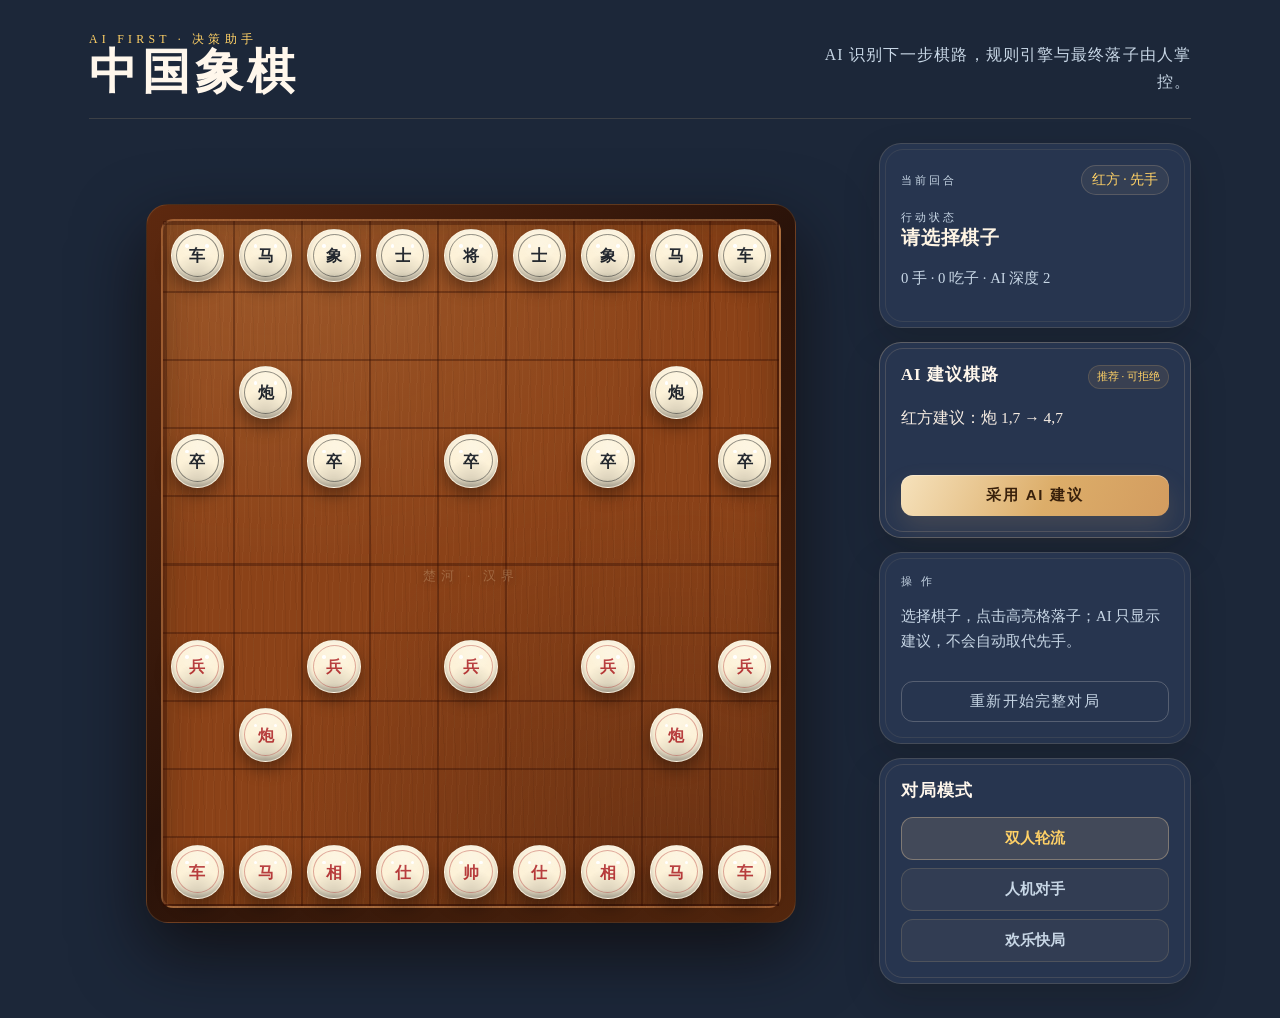
<file: examples/chinese-chess/index.html>
<!doctype html>
<html lang="zh-CN">
  <head>
    <meta charset="utf-8">
    <meta name="viewport" content="width=device-width, initial-scale=1">
    <meta name="description" content="AI-first Chinese chess board with move suggestions and explainability.">
    <title>AI Chinese Chess · AI 象棋</title>
  <link rel="stylesheet" href="./styles.css">
</head>
  <body data-render="cute">
    <main class="shell">
      <header class="masthead">
        <div class="masthead-copy">
          <p class="eyebrow">AI FIRST · 决策助手</p>
          <h1>中国象棋</h1>
        </div>
        <p class="masthead-note">AI 识别下一步棋路，规则引擎与最终落子由人掌控。</p>
      </header>
      <section class="page">
        <section class="board-stage" aria-label="棋盘">
          <div class="board-frame">
            <div class="board" data-role="board" aria-label="九路乘十路中国象棋棋盘"></div>
            <p class="river" aria-hidden="true">楚河 · 汉界</p>
          </div>
        </section>
        <aside class="side">
          <section class="panel primary-panel">
            <div class="panel-heading">
              <span class="field-label">当前回合</span>
              <span class="turn" data-role="turn">红方 · 先手</span>
            </div>
            <p class="field-label">行动状态</p>
            <p class="status" data-role="status" aria-live="polite">Ready</p>
            <p class="help-copy" data-role="score">0 手 · 0 吃子 · AI 深度 2</p>
          </section>
          <section class="panel ai-panel" aria-labelledby="ai-heading">
            <div class="panel-heading">
              <h2 id="ai-heading" class="panel-title">AI 建议棋路</h2>
              <span class="control-badge">推荐 · 可拒绝</span>
            </div>
            <p class="ai-copy" data-role="ai-card" aria-live="polite">Loading</p>
            <button class="primary" data-role="apply suggestion" type="button">采用 AI 建议</button>
          </section>
          <section class="panel muted-panel">
            <p class="field-label">操 作</p>
            <p class="help-copy">选择棋子，点击高亮格落子；AI 只显示建议，不会自动取代先手。</p>
            <button class="ghost" data-role="restart" type="button">重新开始完整对局</button>
          </section>
          <section class="panel mode-panel" aria-labelledby="mode-heading">
            <div class="panel-heading">
              <h2 id="mode-heading" class="panel-title">对局模式</h2>
            </div>
            <div class="mode-row" role="group" aria-labelledby="mode-heading">
              <button type="button" class="mode selected" data-mode="two-player" aria-pressed="true">双人轮流</button>
              <button type="button" class="mode" data-mode="human-ai" aria-pressed="false">人机对手</button>
              <button type="button" class="mode" data-mode="fun-ai" aria-pressed="false">欢乐快局</button>
            </div>
          </section>
        </aside>
      </section>
    </main>
    <script type="module" src="./app.js"></script>
  </body>
</html>
</file>
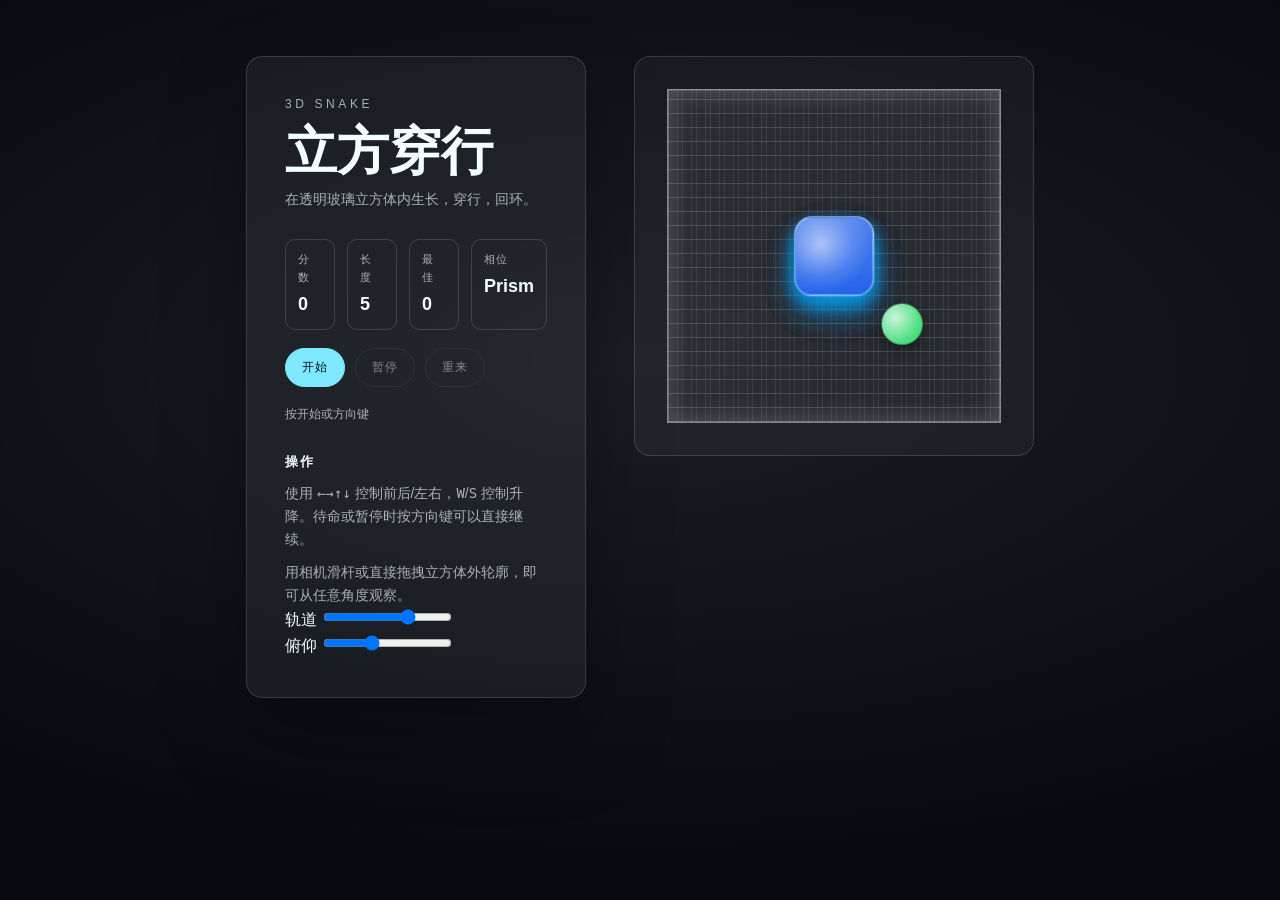
<file: examples/cube-snake/index.html>
<!doctype html>
<html lang="zh-CN">
  <head>
    <meta charset="utf-8">
    <meta name="viewport" content="width=device-width, initial-scale=1">
    <meta name="description" content="Cube Snake — a lightweight creative 3D snake game in a translucent cube.">
    <title>Cube Snake</title>
    <link rel="stylesheet" href="./styles.css">
  </head>
  <body>
    <main class="site">
      <section class="panel">
        <header class="intro">
          <p class="eyebrow">3D Snake</p>
          <h1>立方穿行</h1>
          <p class="lede">在透明玻璃立方体内生长，穿行，回环。</p>
        </header>

        <div class="score">
          <div><span>分数</span><strong data-role="score">0</strong></div>
          <div><span>长度</span><strong data-role="length">5</strong></div>
          <div><span>最佳</span><strong data-role="best">0</strong></div>
          <div><span>相位</span><strong data-role="phase">Prism</strong></div>
        </div>

        <div class="actions">
          <button class="button primary" data-role="start">开始</button>
          <button class="button" data-role="pause">暂停</button>
          <button class="button" data-role="restart">重来</button>
        </div>

        <p class="status" data-role="status" aria-live="polite">待命</p>

        <section class="help">
          <h2>操作</h2>
          <p>使用 <kbd>←</kbd><kbd>→</kbd><kbd>↑</kbd><kbd>↓</kbd> 控制前后/左右，<kbd>W</kbd>/<kbd>S</kbd> 控制升降。待命或暂停时按方向键可以直接继续。</p>
          <p>用相机滑杆或直接拖拽立方体外轮廓，即可从任意角度观察。</p>
          <div class="camera">
            <label for="orbit">轨道</label>
            <input id="orbit" type="range" min="-160" max="160" step="1" value="56">
          </div>
          <div class="camera">
            <label for="pitch">俯仰</label>
            <input id="pitch" type="range" min="-80" max="80" step="1" value="-22">
          </div>
        </section>
      </section>

      <section class="stage-wrap">
        <div class="stage">
          <div class="cube">
            <div class="face front" aria-hidden="true"></div>
            <div class="face back" aria-hidden="true"></div>
            <div class="face left" aria-hidden="true"></div>
            <div class="face right" aria-hidden="true"></div>
            <div class="face top" aria-hidden="true"></div>
            <div class="face bottom" aria-hidden="true"></div>
            <div class="board" data-role="board">
              <div class="orb" data-role="orb" aria-hidden="true"></div>
            </div>
          </div>
        </div>
      </section>
    </main>
    <script type="module" src="./app.js"></script>
  </body>
</html>
</file>
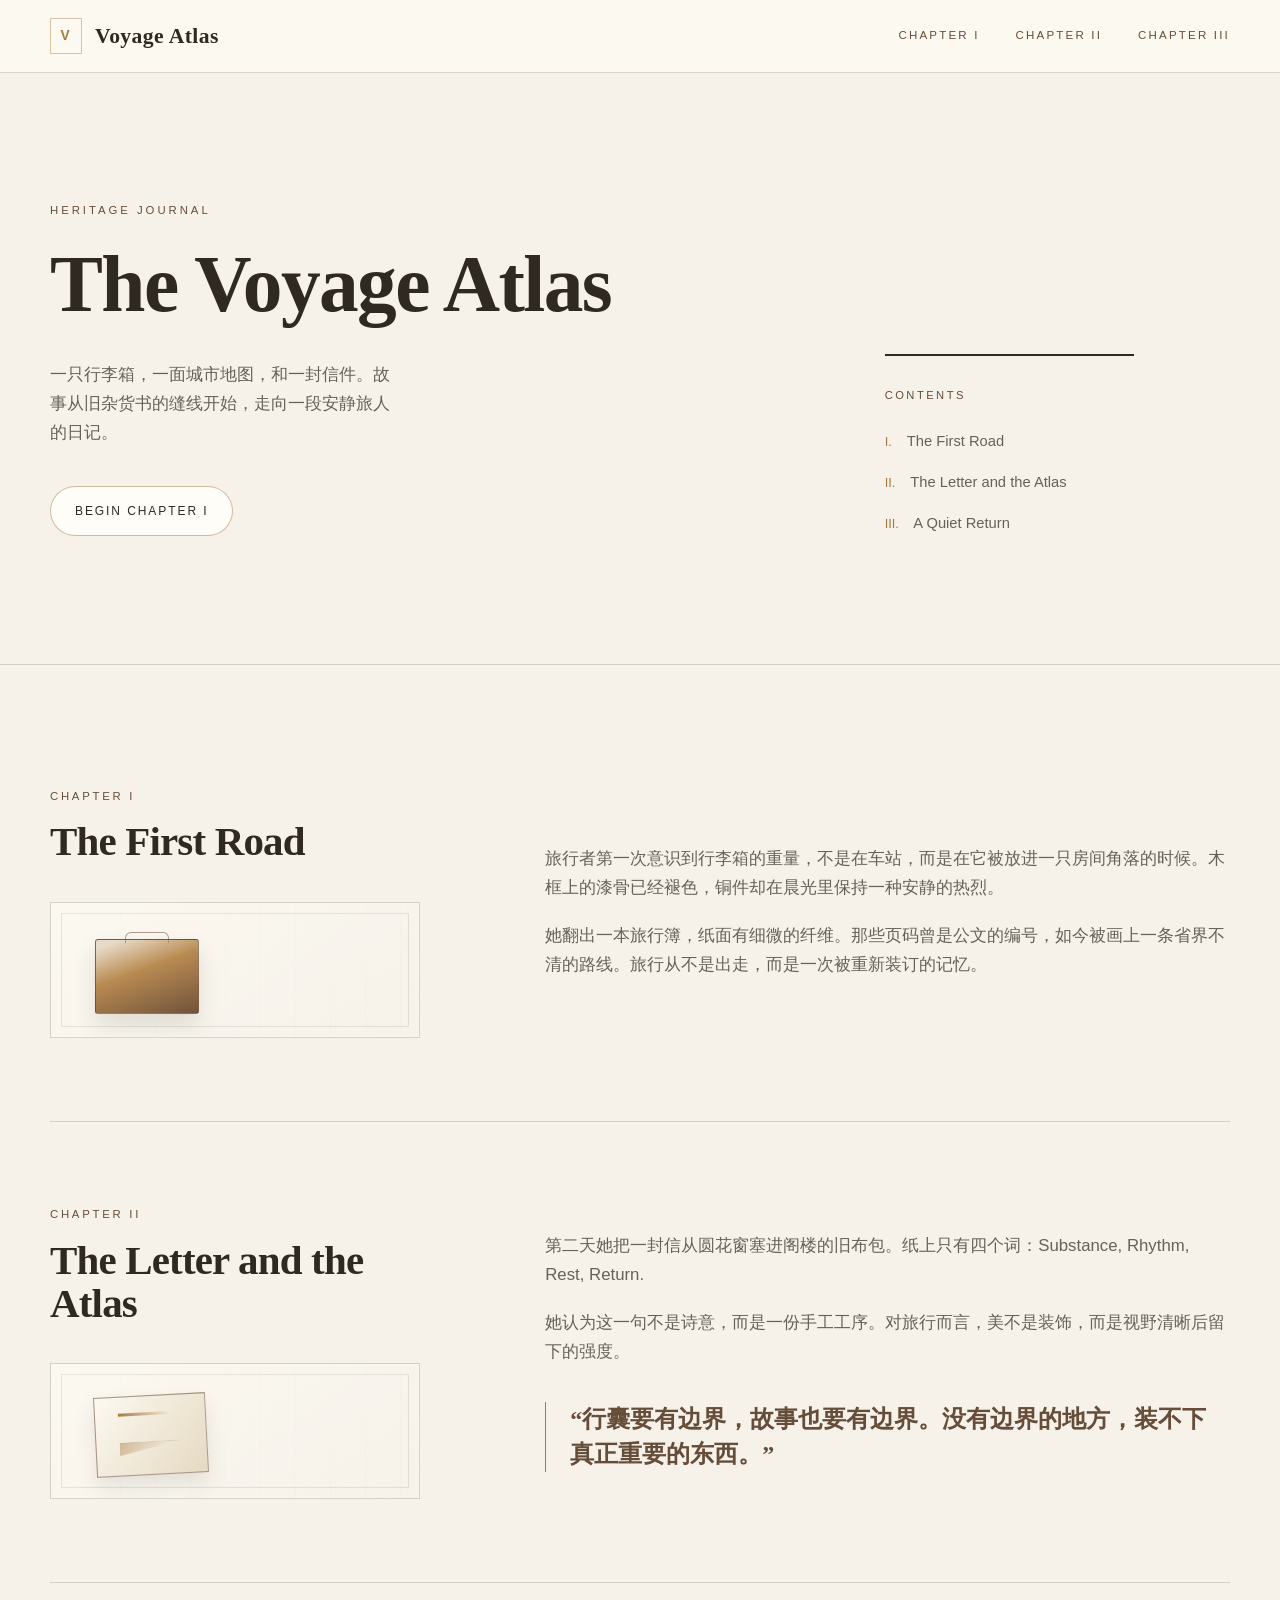
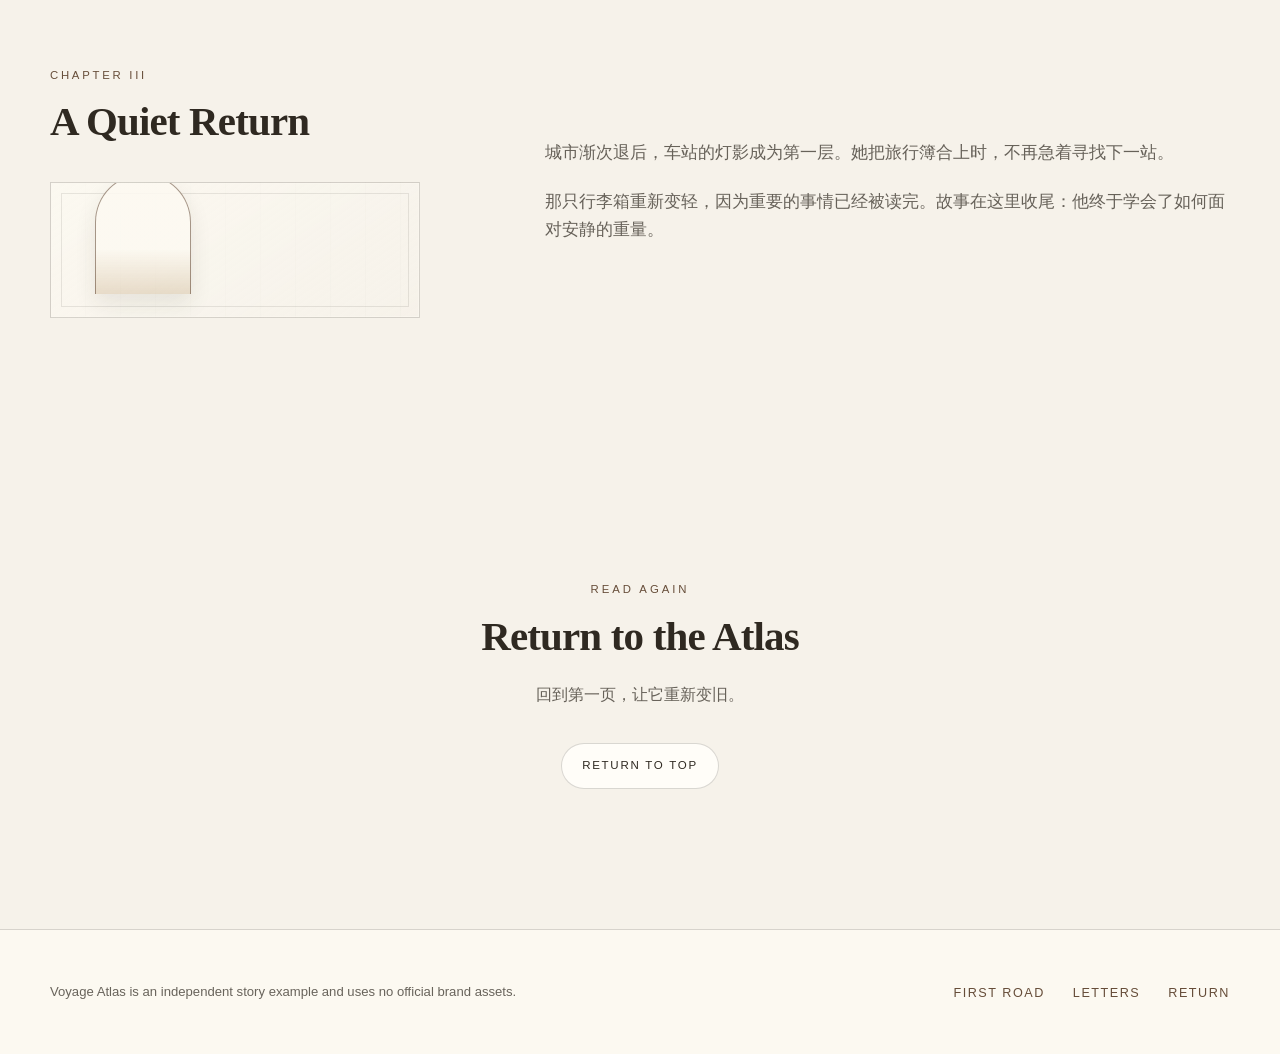
<file: examples/story-lv/index.html>
<!doctype html>
<html lang="zh-CN">
  <head>
    <meta charset="utf-8">
    <meta name="viewport" content="width=device-width, initial-scale=1">
    <meta name="description" content="The Voyage Atlas is a quiet, premium editorial story about travel, memory, and returning.">
    <title>Voyage Atlas — A Premium Editorial Story</title>
    <link rel="stylesheet" href="./styles.css">
  </head>
  <body>
    <a class="skip-link" href="#main">Skip to content</a>
    <header class="site-header">
      <div class="shell masthead">
        <a class="brand" href="#top"><span aria-hidden="true">V</span>Voyage Atlas</a>
        <nav class="site-nav" aria-label="Story navigation">
          <a href="#chapter-i">Chapter I</a>
          <a href="#chapter-ii">Chapter II</a>
          <a href="#chapter-iii">Chapter III</a>
        </nav>
      </div>
    </header>

    <main id="main">
      <section class="hero" id="top">
        <div class="shell hero-grid">
          <div class="hero-copy">
            <p class="eyebrow">Heritage Journal</p>
            <h1>The Voyage Atlas</h1>
            <p class="lede">
              一只行李箱，一面城市地图，和一封信件。故事从旧杂货书的缝线开始，走向一段安静旅人的日记。
            </p>
            <a class="primary-cta" href="#chapter-i">Begin Chapter I</a>
          </div>
          <div class="hero-note" aria-labelledby="hero-note-title">
            <p class="note-title" id="hero-note-title">Contents</p>
            <ol>
              <li><span>I.</span> The First Road</li>
              <li><span>II.</span> The Letter and the Atlas</li>
              <li><span>III.</span> A Quiet Return</li>
            </ol>
          </div>
        </div>
      </section>

      <div class="shell story">
        <section id="chapter-i" class="chapter" aria-labelledby="chapter-i-title">
          <div class="chapter-label">
            <span>Chapter I</span>
            <h2 id="chapter-i-title">The First Road</h2>
            <figure class="chapter-figure" aria-hidden="true">
              <span class="figure-object suitcase"><span></span></span>
            </figure>
          </div>
          <div class="chapter-body">
            <p>
              旅行者第一次意识到行李箱的重量，不是在车站，而是在它被放进一只房间角落的时候。木框上的漆骨已经褪色，铜件却在晨光里保持一种安静的热烈。
            </p>
            <p>
              她翻出一本旅行簿，纸面有细微的纤维。那些页码曾是公文的编号，如今被画上一条省界不清的路线。旅行从不是出走，而是一次被重新装订的记忆。
            </p>
          </div>
        </section>

        <section id="chapter-ii" class="chapter" aria-labelledby="chapter-ii-title">
          <div class="chapter-label">
            <span>Chapter II</span>
            <h2 id="chapter-ii-title">The Letter and the Atlas</h2>
            <figure class="chapter-figure" aria-hidden="true">
              <span class="figure-object letter"></span>
            </figure>
          </div>
          <div class="chapter-body">
            <p>
              第二天她把一封信从圆花窗塞进阁楼的旧布包。纸上只有四个词：Substance, Rhythm, Rest, Return.
            </p>
            <p>
              她认为这一句不是诗意，而是一份手工工序。对旅行而言，美不是装饰，而是视野清晰后留下的强度。
            </p>
            <blockquote>
              <q>行囊要有边界，故事也要有边界。没有边界的地方，装不下真正重要的东西。</q>
            </blockquote>
          </div>
        </section>

        <section id="chapter-iii" class="chapter" aria-labelledby="chapter-iii-title">
          <div class="chapter-label">
            <span>Chapter III</span>
            <h2 id="chapter-iii-title">A Quiet Return</h2>
            <figure class="chapter-figure" aria-hidden="true">
              <span class="figure-object arch"></span>
            </figure>
          </div>
          <div class="chapter-body">
            <p>
              城市渐次退后，车站的灯影成为第一层。她把旅行簿合上时，不再急着寻找下一站。
            </p>
            <p>
              那只行李箱重新变轻，因为重要的事情已经被读完。故事在这里收尾：他终于学会了如何面对安静的重量。
            </p>
          </div>
        </section>
      </div>

      <section id="begin" aria-label="Continue the story">
        <div class="shell closing-panel">
          <p class="eyebrow">Read Again</p>
          <h2>Return to the Atlas</h2>
          <p>回到第一页，让它重新变旧。</p>
          <a class="secondary-cta" href="#top">Return to Top</a>
        </div>
      </section>
    </main>

    <footer class="site-footer">
      <div class="shell footer-body">
        <p>Voyage Atlas is an independent story example and uses no official brand assets.</p>
        <ul class="footer-nav" aria-label="Footer navigation">
          <li><a href="#chapter-i">First Road</a></li>
          <li><a href="#chapter-ii">Letters</a></li>
          <li><a href="#chapter-iii">Return</a></li>
        </ul>
      </div>
    </footer>
  </body>
</html>
</file>
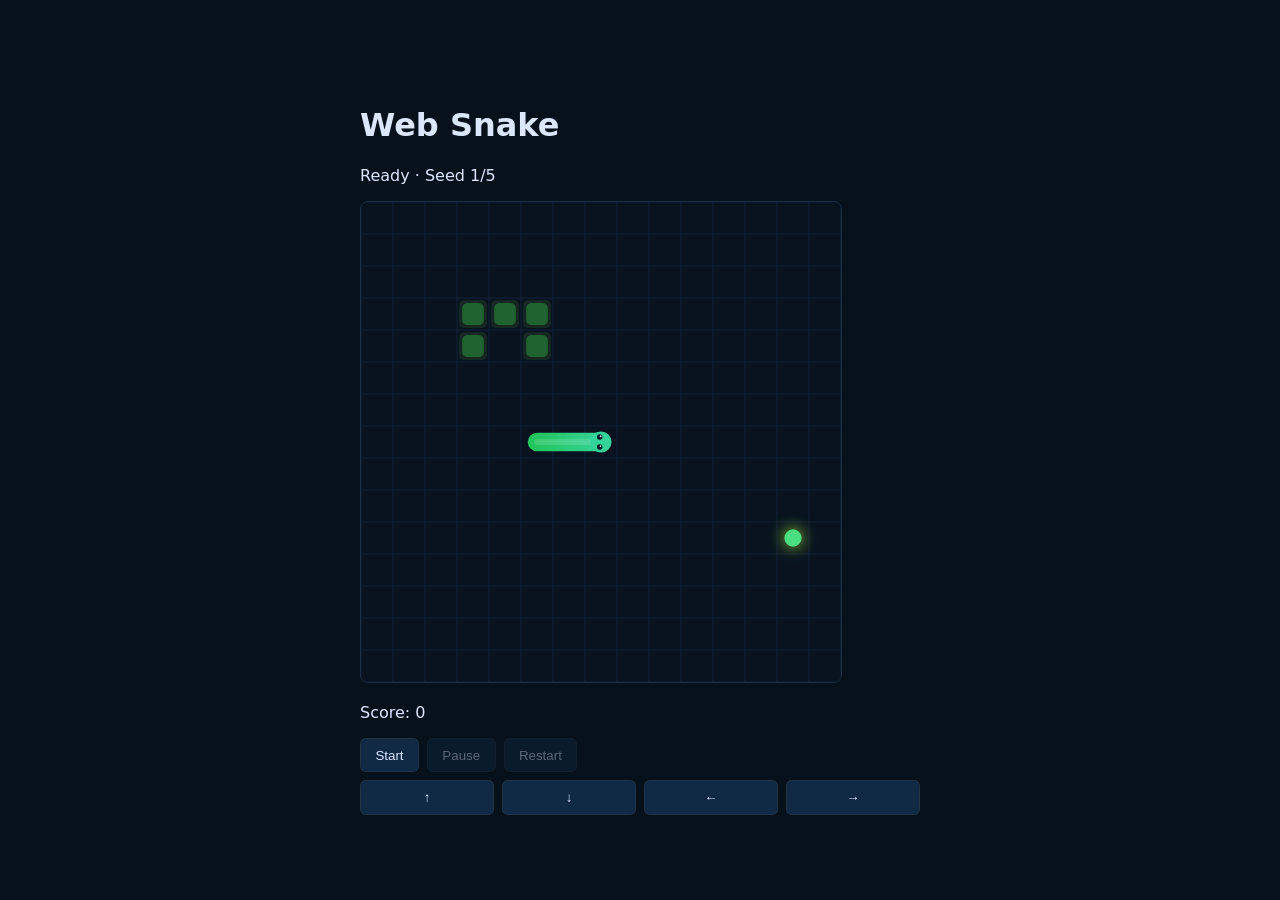
<file: examples/web-snake/index.html>
<!doctype html>
<html lang="en">
  <head>
    <meta charset="utf-8">
    <meta name="viewport" content="width=device-width, initial-scale=1">
    <title>Web Snake</title>
    <link rel="stylesheet" href="./styles.css">
  </head>
  <body>
    <main>
      <h1>Web Snake</h1>
      <p data-role="status" aria-live="polite">Ready</p>
      <canvas data-role="board" width="480" height="480" aria-label="Snake board"></canvas>
      <p>Score: <span data-role="score">0</span></p>
      <div class="actions" role="group" aria-label="Game controls">
        <button data-action="start" type="button">Start</button>
        <button data-action="pause" type="button">Pause</button>
        <button data-action="restart" type="button">Restart</button>
      </div>
      <div class="dpad" role="group" aria-label="Directional controls">
        <button data-direction="up" type="button" aria-label="Move up">&#8593;</button>
        <button data-direction="down" type="button" aria-label="Move down">&#8595;</button>
        <button data-direction="left" type="button" aria-label="Move left">&#8592;</button>
        <button data-direction="right" type="button" aria-label="Move right">&#8594;</button>
      </div>
    </main>
    <script type="module" src="./app.js" defer></script>
  </body>
</html>
</file>
<file: examples/chinese-chess/styles.css>
:root {
  color-scheme: dark;
  --bg: #0c0a09;
  --panel: rgba(36, 25, 20, .94);
  --ink: #f8f0df;
  --muted: #b29c7d;
  --hairline: rgba(221, 189, 139, .17);
  --accent: #d6a86b;
  --ivory: #fdf2d8;
  --red: #b43434;
  --black: #181d24;
  --wood: #8b4218;
  --line: rgba(49, 13, 3, .37);
  --radius-lg: 22px;
  --radius-sm: 12px;
  --shadow: 0 28px 70px rgba(11, 5, 2, .64);
  --board-width: min(620px, calc((100vh - 224px) * .85));
}

* { box-sizing: border-box; }

body {
  background: var(--bg);
  color: var(--ink);
  font-family: "Noto Serif SC", "Source Han Serif SC", "Songti SC", "STSong", "SimSun", "Noto Sans SC", "PingFang SC", serif;
  margin: 0;
  min-height: 100vh;
}

body[data-render="cute"] {
  --bg: #1c2739;
  --panel: #27354f;
  --ink: #fff7ec;
  --muted: #c8d7e6;
  --accent: #ffd166;
  --board-width: min(620px, calc(100vw - 40px));
}

.shell {
  margin: 0 auto;
  max-width: 1190px;
  padding: 32px 44px 34px;
  display: flex;
  flex-direction: column;
  gap: 24px;
}

.masthead {
  align-items: flex-end;
  border-bottom: 1px solid var(--hairline);
  display: flex;
  gap: 24px;
  justify-content: space-between;
  padding-bottom: 22px;
}

.masthead h1,
.masthead p,
.eyebrow,
.status,
.panel-title,
.field-label {
  margin: 0;
}

.masthead h1 {
  color: var(--ink);
  font-size: clamp(2.1rem, 4vw, 3rem);
  font-weight: 700;
  letter-spacing: .1em;
  line-height: 1;
}

.eyebrow {
  color: var(--accent);
  font-size: .74rem;
  letter-spacing: .36em;
  margin-bottom: 8px;
}

.masthead-note {
  color: var(--muted);
  font-size: .99rem;
  letter-spacing: .07em;
  line-height: 1.75;
  max-width: 390px;
  text-align: right;
}

.page {
  align-items: center;
  display: grid;
  gap: 26px;
  grid-template-columns: minmax(0, 1fr) 312px;
}

.board-stage {
  display: grid;
  justify-items: center;
}

.board-frame {
  background: linear-gradient(137deg, #5e290f 0%, #291209 48%, #53260d 100%);
  border: 1px solid rgba(223, 190, 136, .15);
  border-radius: var(--radius-lg);
  box-shadow: var(--shadow);
  display: grid;
  padding: 14px;
  position: relative;
}

.board {
  aspect-ratio: 9 / 10;
  background: var(--wood);
  background-image:
    radial-gradient(130% 85% at 18% 5%, rgba(255, 211, 142, .15) 0%, transparent 55%),
    radial-gradient(120% 105% at 84% 100%, rgba(35, 14, 8, .34) 0%, transparent 58%),
    repeating-linear-gradient(92deg, rgba(255, 226, 164, .04) 0 1px, transparent 1px 7px),
    repeating-linear-gradient(88deg, rgba(68, 25, 10, .08) 0 1px, transparent 1px 11px);
  border: 2px solid rgba(255, 232, 180, .16);
  border-radius: var(--radius-sm);
  box-shadow: inset 0 0 38px rgba(6, 15, 7, .24);
  display: grid;
  grid-auto-rows: minmax(0, 1fr);
  grid-template-columns: repeat(9, minmax(0, 1fr));
  position: relative;
  width: var(--board-width);
}

.board::before {
  background-image:
    repeating-linear-gradient(to right, var(--line) 0 2px, transparent 2px calc(100% / 9)),
    repeating-linear-gradient(to bottom, var(--line) 0 2px, transparent 2px calc(100% / 10));
  border: 2px solid var(--line);
  content: "";
  inset: 0;
  pointer-events: none;
  position: absolute;
  z-index: 0;
}

.river {
  color: rgba(255, 235, 190, .25);
  font-size: clamp(.72rem, 1vw, .92rem);
  left: 50%;
  pointer-events: none;
  position: absolute;
  letter-spacing: .38em;
  text-shadow: 0 1px 8px rgba(32, 10, 3, .35);
  top: 50%;
  transform: translate(-50%, -50%);
  white-space: nowrap;
}

.cell {
  align-items: center;
  background: transparent;
  border: 0;
  cursor: pointer;
  display: flex;
  justify-content: center;
  min-height: 0;
  min-width: 0;
  padding: 0;
  position: relative;
  user-select: none;
}

.cell:focus-visible {
  outline: 2px solid var(--accent);
  outline-offset: -3px;
}

.token {
  align-items: center;
  background-image:
    radial-gradient(circle at 50% 19%, rgba(255, 237, 196, .37) 0%, transparent 53%),
    radial-gradient(circle at 50% 94%, rgb(12 24 36 / .08) 0%, transparent 52%);
  background-color: var(--ivory);
  border: 1px solid rgba(255, 224, 173, .28);
  border-radius: 50%;
  box-shadow: 0 5px 14px rgba(38, 15, 6, .3), inset 0 0 8px rgba(190, 141, 84, .47);
  color: var(--red);
  display: grid;
  font-size: clamp(.82rem, 1.55vw, 1.03rem);
  font-weight: 700;
  inset: 11%;
  line-height: 1;
  place-items: center;
  position: absolute;
  transition: box-shadow .18s ease, opacity .18s ease;
  z-index: 2;
}

body[data-render="cute"] .token {
  background-color: var(--ivory);
  background-image:
    radial-gradient(circle at 50% 20%, rgba(255,255,255,.18) 0%, transparent 48%),
    radial-gradient(circle at 50% 95%, rgba(0,0,0,.16) 0%, transparent 48%);
  border-color: rgba(255,255,255,.22);
  box-shadow:
    0 8px 16px rgba(0,0,0,.35),
    inset 0 2px 4px rgba(255,255,255,.28),
    inset 0 -3px 5px rgba(0,0,0,.25);
}

body[data-render="cute"] .token .face {
  position: absolute;
  inset: 12%;
  border-radius: 50%;
  background: radial-gradient(circle at 60% 20%, rgba(255,255,255,.12) 0%, transparent 55%);
  pointer-events: none;
  z-index: 0;
}

body[data-render="cute"] .token .face::before,
body[data-render="cute"] .token .face::after {
  content: "";
  position: absolute;
  width: 9%;
  aspect-ratio: 1;
  border-radius: 50%;
  background: #ffffff;
}

body[data-render="cute"] .token .face::before {
  left: 20%;
  top: 22%;
}

body[data-render="cute"] .token .face::after {
  right: 20%;
  top: 22%;
}

.token::before {
  border: 1px solid rgba(174, 45, 45, .38);
  border-radius: 50%;
  content: "";
  inset: 8%;
  pointer-events: none;
  position: absolute;
}

.cell[data-side="black"] .token { color: var(--black); }
.cell[data-side="black"] .token::before { border-color: rgba(15, 18, 23, .46); }

.target::after {
  background: radial-gradient(circle, rgba(255, 232, 173, .86) 0%, rgba(222, 176, 105, .32) 54%, transparent 68%);
  border-radius: 50%;
  content: "";
  inset: 25%;
  mix-blend-mode: screen;
  pointer-events: none;
  position: absolute;
  z-index: 1;
}

.target .token {
  box-shadow: 0 0 0 2px var(--accent), 0 5px 14px rgba(38, 15, 6, .3), inset 0 0 8px rgba(190, 141, 84, .47);
}

.selected::after {
  border-radius: 50%;
  box-shadow: 0 0 0 2px var(--accent);
}

.selected .token {
  box-shadow: 0 0 0 2px var(--accent), 0 5px 14px rgba(38, 15, 6, .3), inset 0 0 8px rgba(190, 141, 84, .47);
}

.side { display: grid; gap: 14px; }

.panel {
  background: var(--panel);
  border: 1px solid var(--hairline);
  border-radius: var(--radius-lg);
  box-shadow: 0 14px 36px rgba(19, 9, 5, .17);
  padding: 21px;
  position: relative;
}

.panel::after {
  border: 1px solid rgba(227, 195, 144, .1);
  border-radius: calc(var(--radius-lg) - 4px);
  content: "";
  inset: 5px;
  pointer-events: none;
  position: absolute;
}

.mode-panel::after {
  border-color: rgba(229,200,158,.14);
}

.mode-row {
  display: grid;
  gap: 8px;
}

.mode {
  background: rgba(229,200,158,.06);
  border: 1px solid var(--hairline);
  border-radius: var(--radius-sm);
  color: var(--muted);
  cursor: pointer;
  font-size: .92rem;
  font-weight: 700;
  padding: 11px 12px;
  transition: filter .18s ease, border-color .18s ease, color .18s ease;
}

.mode:hover {
  color: var(--accent);
  filter: brightness(1.08);
}

.mode.selected {
  background: rgba(229,200,158,.14);
  border-color: rgba(229,200,158,.38);
  color: var(--accent);
}

.ai-panel {
  border-color: rgba(229, 200, 158, .28);
}

.ai-panel::after {
  border-color: rgba(229, 200, 158, .18);
}

.panel-heading {
  align-items: baseline;
  display: flex;
  gap: 10px;
  justify-content: space-between;
  margin-bottom: 15px;
}

.panel-title {
  font-size: 1.04rem;
  letter-spacing: .06em;
}

.field-label {
  color: var(--muted);
  font-size: .69rem;
  letter-spacing: .27em;
  line-height: 1.4;
}

.turn {
  background: rgba(229, 200, 158, .07);
  border: 1px solid rgba(229, 200, 158, .2);
  border-radius: 999px;
  color: var(--accent);
  display: inline-flex;
  font-size: .85rem;
  padding: 5px 10px;
  white-space: nowrap;
}

.status {
  color: #fff5e4;
  font-size: 1.2rem;
  font-weight: 600;
  letter-spacing: .04em;
}

.control-badge {
  background: rgba(214, 168, 107, .1);
  border: 1px solid rgba(214, 168, 107, .2);
  border-radius: 999px;
  color: var(--accent);
  font-size: .68rem;
  padding: 4px 8px;
  white-space: nowrap;
}

.ai-copy {
  color: #f7ede3;
  font-size: .97rem;
  line-height: 1.7;
  margin-bottom: 15px;
  min-height: 55px;
}

.help-copy {
  color: var(--muted);
  font-size: .92rem;
  line-height: 1.72;
}

.primary {
  background: linear-gradient(115deg, #f6e2bc, #dcad69 55%, #d39c5f);
  border: 0;
  border-radius: var(--radius-sm);
  box-shadow: 0 12px 26px rgba(217, 171, 104, .16), inset 0 1px rgba(255, 255, 255, .3);
  color: #38200b;
  cursor: pointer;
  font-size: .94rem;
  font-weight: 700;
  letter-spacing: .12em;
  padding: 11px 18px;
  transition: filter .18s ease, transform .18s ease;
  width: 100%;
}

.primary:hover:not(:disabled) {
  filter: brightness(1.08);
}

.primary:disabled {
  box-shadow: none;
  cursor: not-allowed;
  filter: contrast(.66);
  opacity: .56;
}

.ghost {
  background: transparent;
  border: 1px solid rgba(255, 247, 236, .22);
  border-radius: var(--radius-sm);
  color: var(--muted);
  cursor: pointer;
  font-size: .92rem;
  letter-spacing: .08em;
  margin-top: 12px;
  padding: 10px 16px;
  transition: color .18s ease, border-color .18s ease;
  width: 100%;
}

.ghost:hover {
  border-color: var(--accent);
  color: var(--accent);
}

@media (max-width: 1040px) {
  .shell { padding: 26px 30px; }
  .page { grid-template-columns: minmax(0, 1fr) 288px; gap: 20px; }
  .masthead-note { max-width: 300px; }
}

@media (max-width: 920px) {
  .shell {
    align-items: center;
    padding: 20px 22px;
  }
  .page { grid-template-columns: 1fr; }
  .masthead {
    display: block;
    text-align: center;
  }
  .eyebrow { margin-bottom: 10px; }
  .masthead-note {
    margin-top: 15px;
    max-width: none;
    text-align: center;
  }
  .side {
    margin: 0 auto;
    max-width: 560px;
    width: 100%;
  }
  .ai-copy { min-height: 0; }
}

@media (max-width: 540px) {
  .shell { gap: 18px; padding: 15px 14px; }
  .page { gap: 16px; }
  .board-frame { padding: 9px; }
  .river { font-size: .65rem; top: 45%; }
  .token { inset: 8%; font-size: .9rem; }
  .panel { padding: 17px; }
}
</file>
<file: examples/cube-snake/styles.css>
:root {
  --cube-size: min(340px, 76vw);
  --half-size: calc(var(--cube-size) / 2);
  --cell-size: calc(var(--cube-size) / 5);
  --grid-size: 5;
  --body-size: calc(var(--cell-size) * 1.14);
  --paper: #070b11;
  --ink: #f2feff;
  --muted: rgba(242, 254, 255, 0.66);
  --line: rgba(242, 254, 255, 0.14);
  --accent: #7ee9ff;
  --head: #7ee9ff;
  --body: #0ea5e9;
  --orb: #5eead4;
}

* { box-sizing: border-box; }

body {
  margin: 0;
  background:
    radial-gradient(120% 80% at 50% 40%, rgba(255, 255, 255, 0.08), transparent 70%),
    var(--paper);
  color: var(--ink);
  font-family: "Noto Sans", "Helvetica Neue", Arial, sans-serif;
  line-height: 1.64;
}

.site {
  min-height: 100vh;
  padding: clamp(24px, 5vw, 56px);
  display: grid;
  grid-template-columns: minmax(0, 340px) minmax(0, 400px);
  align-items: start;
  gap: clamp(24px, 5vw, 48px);
  justify-content: center;
}

.panel {
  padding: clamp(22px, 3vw, 38px);
  border: 1px solid var(--line);
  border-radius: 16px;
  background: rgba(255, 255, 255, 0.05);
  box-shadow: 0 40px 80px rgba(0, 0, 0, 0.35);
}

.eyebrow {
  margin: 0 0 10px;
  color: var(--muted);
  font-size: 12px;
  letter-spacing: 0.3em;
  text-transform: uppercase;
}

h1 {
  margin: 0;
  color: var(--ink);
  font-family: "Songti SC", "Noto Serif", Georgia, serif;
  font-size: clamp(40px, 6vw, 52px);
  line-height: 1.02;
}

.lede,
.help p {
  margin: 10px 0 0;
  color: var(--muted);
  font-size: 14px;
}

.score {
  margin-top: 28px;
  display: grid;
  grid-template-columns: repeat(4, 1fr);
  gap: 12px;
}

.score > div {
  padding: 10px 12px;
  border: 1px solid var(--line);
  border-radius: 10px;
}

.score span {
  display: block;
  color: var(--muted);
  font-size: 11px;
  margin-bottom: 4px;
  letter-spacing: 0.12em;
  text-transform: uppercase;
}

.score strong {
  color: var(--ink);
  font-size: 18px;
}

.actions {
  margin-top: 18px;
  display: flex;
  gap: 10px;
  flex-wrap: wrap;
}

.button {
  padding: 10px 16px;
  border: 1px solid var(--line);
  border-radius: 999px;
  background: transparent;
  color: var(--ink);
  font-size: 12px;
  letter-spacing: 0.08em;
  cursor: pointer;
  transition: background-color 180ms ease, color 180ms ease, border-color 180ms ease;
}

.button:hover,
.button:focus-visible {
  background: var(--accent);
  border-color: var(--accent);
  color: #071017;
}

.button.primary {
  background: var(--accent);
  border-color: var(--accent);
  color: #071017;
}

.button.primary:hover,
.button.primary:focus-visible {
  background: transparent;
  border-color: var(--accent);
  color: var(--accent);
}

.button:disabled {
  opacity: 0.45;
  cursor: not-allowed;
}

.status {
  margin: 18px 0 0;
  color: var(--muted);
  font-size: 12px;
}

.help { margin-top: 26px; }

.help h2 {
  margin: 0 0 6px;
  font-size: 13px;
  letter-spacing: 0.14em;
  text-transform: uppercase;
}

.stage-wrap {
  border: 1px solid var(--line);
  border-radius: 16px;
  background: rgba(255, 255, 255, 0.04);
  padding: clamp(20px, 4vw, 32px);
  display: grid;
  justify-items: center;
}

.stage {
  inline-size: 100%;
  aspect-ratio: 1;
  perspective: 900px;
  perspective-origin: 50% 42%;
  display: grid;
  place-items: center;
  cursor: grab;
}

.stage[data-dragging="true"] { cursor: grabbing; }
}

.cube {
  position: relative;
  inline-size: var(--cube-size);
  aspect-ratio: 1;
  transform-style: preserve-3d;
  transform: rotateX(var(--pitch, -24deg)) rotateY(var(--orbit, 56deg));
}

.face {
  position: absolute;
  inset: 0;
  border: 1px solid rgba(255, 255, 255, 0.22);
  background:
    linear-gradient(135deg, rgba(255, 255, 255, 0.06), rgba(255, 255, 255, 0.02) 58%),
    repeating-linear-gradient(0deg, rgba(255, 255, 255, 0.08) 0 1px, transparent 1px 14px),
    repeating-linear-gradient(90deg, rgba(255, 255, 255, 0.08) 0 1px, transparent 1px 14px);
  box-shadow: inset 0 0 0 1px rgba(255, 255, 255, 0.08), inset 0 0 26px rgba(255, 255, 255, 0.12);
}

.front { transform: translateZ(calc(var(--half-size) - 2px)); }
.back { transform: rotateY(180deg) translateZ(calc(var(--half-size) - 2px)); }
.left { transform: rotateY(-90deg) translateZ(calc(var(--half-size) - 2px)); }
.right { transform: rotateY(90deg) translateZ(calc(var(--half-size) - 2px)); }
.top { transform: rotateX(90deg) translateZ(calc(var(--half-size) - 2px)); }
.bottom { transform: rotateX(-90deg) translateZ(calc(var(--half-size) - 2px)); }

.board {
  position: absolute;
  inset: 0;
  transform-style: preserve-3d;
}

.cell {
  position: absolute;
  left: 50%;
  top: 50%;
  width: var(--body-size);
  height: var(--body-size);
  border-radius: 17px;
  background:
    radial-gradient(circle at 32% 34%, rgba(255, 255, 255, 0.56) 0%, rgba(255, 255, 255, 0.14) 44%, transparent 70%),
    linear-gradient(180deg, rgba(255, 255, 255, 0.2), transparent),
    var(--body);
  border: 1px solid rgba(255, 255, 255, 0.18);
  box-shadow:
    0 0 0 1px rgba(255, 255, 255, 0.16),
    0 8px 18px rgba(0, 170, 255, 0.24),
    0 16px 34px rgba(0, 170, 255, 0.16);
  transform: translate(-50%, -50%) translate3d(
    calc((var(--x) - 2) * var(--cell-size)),
    calc((var(--y) - 2) * var(--cell-size)),
    calc((var(--z) - 2) * var(--cell-size))
  );
  transition: transform 110ms ease;
}

.cell.head {
  background:
    radial-gradient(circle at 34% 36%, rgba(255, 255, 255, 0.64), rgba(255, 255, 255, 0.16) 46%, transparent 68%),
    linear-gradient(180deg, rgba(255, 255, 255, 0.24), transparent),
    var(--head);
  border-color: rgba(255, 255, 255, 0.3);
  border-radius: 18px;
}

.cell.head::before,
.cell.head::after {
  content: "";
  position: absolute;
  inline-size: calc(var(--cell-size) * 0.18);
  aspect-ratio: 1;
  border-radius: 50%;
  background:
    radial-gradient(circle at 36% 34%, #fffdf8 12%, rgba(255, 253, 248, 0.6) 38%, transparent 72%);
  box-shadow: 0 0 10px rgba(255, 253, 248, 0.36);
  transform: translateZ(calc(var(--cell-size) * 0.31));
  pointer-events: none;
}

.cell.head::before { inset-block-start: 24%; inset-inline-start: 18%; }
.cell.head::after { inset-block-start: 24%; inset-inline-end: 18%; }

.orb {
  position: absolute;
  left: 50%;
  top: 50%;
  width: calc(var(--cell-size) * 0.6);
  height: calc(var(--cell-size) * 0.6);
  border-radius: 50%;
  background:
    radial-gradient(circle at 32% 34%, rgba(255, 255, 255, 0.72), transparent 68%),
    var(--orb);
  box-shadow: 0 5px 14px rgba(0, 0, 0, 0.42);
  transform: translate(-50%, -50%) translate3d(
    calc((var(--x) - 2) * var(--cell-size)),
    calc((var(--y) - 2) * var(--cell-size)),
    calc((var(--z) - 2) * var(--cell-size))
  );
}

@media (max-width: 880px) {
  .site { grid-template-columns: minmax(0, 1fr); padding: 18px 16px 28px; }
  .panel { border-radius: 14px; }
  .stage-wrap { padding: 14px; }
}
</file>
<file: examples/story-lv/styles.css>
:root {
  --ink: #2f2921;
  --ink-70: rgba(47, 41, 33, 0.72);
  --brown: #664d39;
  --accent: #a67b41;
  --paper: #f6f2ea;
  --paper-raised: #fcf9f1;
  --line: rgba(47, 41, 33, 0.18);
  --serif: "Songti SC", "SimSun", Georgia, "Times New Roman", serif;
}

* { box-sizing: border-box; }

html { scroll-behavior: smooth; }

body {
  margin: 0;
  background: var(--paper);
  color: var(--ink);
  font-family: Inter, "Helvetica Neue", Arial, sans-serif;
  font-size: 1rem;
  line-height: 1.7;
}

.shell {
  inline-size: min(1180px, 100% - 3rem);
  margin-inline: auto;
}

.skip-link {
  position: absolute;
  z-index: 10;
  inset-block-start: 12px;
  inset-inline-start: 12px;
  padding: 0.55rem 0.85rem;
  background: var(--ink);
  color: #fffdf8;
  transform: translateY(-140%);
}

.skip-link:focus-visible { transform: translateY(0); }

.site-header {
  background: var(--paper-raised);
  border-block-end: 1px solid var(--line);
}

.masthead {
  display: grid;
  grid-template-columns: minmax(0, 1fr) minmax(0, auto);
  align-items: center;
  gap: 1.75rem;
  min-height: 72px;
}

.brand {
  display: inline-flex;
  align-items: center;
  gap: 0.8rem;
  color: inherit;
  font-family: var(--serif);
  font-size: 1.35rem;
  font-weight: 600;
  letter-spacing: 0.02em;
  text-decoration: none;
}

.brand span {
  padding: 0.32rem 0.6rem;
  border: 1px solid rgba(166, 123, 65, 0.44);
  color: var(--accent);
  font-family: Inter, sans-serif;
  font-size: 0.86rem;
  letter-spacing: 0.14em;
}

.site-nav {
  display: inline-flex;
  align-items: center;
  gap: clamp(1rem, 3vw, 2.25rem);
}

.site-nav a {
  color: var(--brown);
  font-size: 0.72rem;
  font-weight: 500;
  letter-spacing: 0.19em;
  text-transform: uppercase;
  text-decoration: none;
  transition: color 180ms ease;
}

.site-nav a:hover { color: var(--accent); }

.site-nav a:focus-visible,
.primary-cta:focus-visible,
.secondary-cta:focus-visible,
.footer-nav a:focus-visible,
.skip-link:focus-visible {
  outline: 2px solid var(--accent);
  outline-offset: 4px;
}

.primary-cta {
  display: inline-flex;
  align-items: center;
  justify-content: center;
  border: 1px solid rgba(166, 123, 65, 0.5);
  border-radius: 999px;
  padding: 0.86rem 1.5rem;
  background: #fffdf8;
  color: var(--ink);
  font-size: 0.75rem;
  font-weight: 500;
  letter-spacing: 0.16em;
  text-transform: uppercase;
  text-decoration: none;
  transition: background-color 180ms ease, color 180ms ease, border-color 180ms ease;
}

.primary-cta:hover,
.primary-cta:focus-visible {
  background: var(--ink);
  border-color: var(--ink);
  color: #fffdf8;
}

.secondary-cta {
  display: inline-flex;
  align-items: center;
  justify-content: center;
  border: 1px solid var(--line);
  border-radius: 999px;
  padding: 0.75rem 1.25rem;
  background: #fffdf8;
  color: var(--ink);
  font-size: 0.72rem;
  font-weight: 500;
  letter-spacing: 0.15em;
  text-transform: uppercase;
  text-decoration: none;
  transition: color 180ms ease, border-color 180ms ease;
}

.secondary-cta:hover,
.secondary-cta:focus-visible {
  color: var(--accent);
  border-color: var(--accent);
}

.hero { border-block-end: 1px solid var(--line); }

.hero-grid {
  display: grid;
  grid-template-columns: minmax(0, 1.58fr) minmax(0, 0.72fr);
  column-gap: clamp(2rem, 6vw, 5rem);
  align-items: end;
  padding-block: clamp(5rem, 10vw, 9.75rem) clamp(5rem, 10vw, 8rem);
}

.eyebrow {
  margin: 0 0 1.4rem;
  color: var(--brown);
  font-size: 0.71rem;
  font-weight: 500;
  letter-spacing: 0.26em;
  text-transform: uppercase;
}

h1,
h2 {
  margin: 0;
  color: var(--ink);
  font-family: var(--serif);
  font-weight: 600;
  letter-spacing: -0.02em;
  line-height: 1.05;
}

h1 { font-size: clamp(3rem, 6.2vw, 5.55rem); }
h2 { font-size: clamp(2rem, 3.2vw, 3rem); }

.lede {
  max-width: 36ch;
  margin: 2.1rem 0 2.4rem;
  color: var(--ink-70);
  font-size: 1.08rem;
}

.hero-note {
  max-width: 28ch;
  border-block-start: 2px solid var(--ink);
  padding-block-start: 1.9rem;
}

.note-title {
  margin: 0 0 1.5rem;
  color: var(--brown);
  font-size: 0.7rem;
  font-weight: 500;
  letter-spacing: 0.22em;
  text-transform: uppercase;
}

.hero-note ol {
  display: grid;
  gap: 1rem;
  margin: 0;
  padding: 0;
  list-style: none;
  color: var(--ink-70);
  font-size: 0.92rem;
}

.hero-note span {
  margin-inline-end: 0.7rem;
  color: var(--accent);
  font-size: 0.8rem;
}

.story { padding-block: clamp(1.5rem, 3vw, 2.5rem); }

.chapter {
  display: grid;
  grid-template-columns: minmax(0, 0.55fr) minmax(0, 0.9fr);
  column-gap: clamp(2rem, 6vw, 5.5rem);
  align-items: center;
  padding-block: clamp(3rem, 6.5vw, 5.5rem);
}

.chapter + .chapter { border-block-start: 1px solid var(--line); }

.chapter-label { padding-inline-end: clamp(1rem, 4vw, 3rem); }

.chapter-label > span:first-child {
  display: block;
  margin-block-end: 0.9rem;
  color: var(--brown);
  font-size: 0.71rem;
  font-weight: 500;
  letter-spacing: 0.24em;
  text-transform: uppercase;
}

.chapter-body {
  max-width: 46rem;
  display: grid;
  gap: 1.25rem;
}

.chapter-body p {
  margin: 0;
  color: var(--ink-70);
  font-size: 1.05rem;
}

.suitcase {
  width: min(6.5rem, 46%);
  aspect-ratio: 5 / 4;
}

.suitcase > span {
  position: absolute;
  inset: 10% 0 0;
  border: 1px solid rgba(102, 77, 57, 0.64);
  border-radius: 3px;
  background: linear-gradient(160deg, rgba(166, 123, 65, 0.22) 8%, #b98b52 42%, #71523b 100%);
  box-shadow: 0 12px 22px rgba(47, 41, 33, 0.12);
}

.suitcase::before {
  content: "";
  position: absolute;
  inset-block-start: 1%;
  inset-inline: 29%;
  height: 12%;
  border: 1px solid rgba(102, 77, 57, 0.52);
  border-block-end: 0;
  border-start-start-radius: 6px;
  border-start-end-radius: 6px;
}

.suitcase::after {
  content: "";
  position: absolute;
  inset-block: 37% 57%;
  inset-inline: -4% 115%;
  background: linear-gradient(90deg, transparent, rgba(52, 37, 23, 0.32), transparent);
}

.letter {
  width: min(7rem, 52%);
  aspect-ratio: 7 / 5;
  border: 1px solid rgba(102, 77, 57, 0.52);
  background: linear-gradient(130deg, var(--paper-raised), #eee5d3 62%, #e5d9c2);
  box-shadow: 0 10px 20px rgba(47, 41, 33, 0.1);
  transform: rotate(-3deg);
}

.letter::before {
  content: "";
  position: absolute;
  inset: 21% auto auto 21%;
  inline-size: 47%;
  block-size: 3px;
  background: linear-gradient(90deg, var(--accent), transparent);
}

.letter::after {
  content: "";
  position: absolute;
  inset: auto 21% 25% 21%;
  block-size: 16%;
  border-block-start: 1px solid rgba(47, 41, 33, 0.24);
  clip-path: polygon(0 0, 100% 0, 0 100%);
  background: linear-gradient(135deg, var(--accent), transparent 64%);
  opacity: 0.48;
}

.arch {
  width: min(6rem, 44%);
  aspect-ratio: 4 / 5;
  border: 1px solid rgba(102, 77, 57, 0.58);
  border-block-end: transparent;
  border-start-start-radius: 999px;
  border-start-end-radius: 999px;
  background: linear-gradient(180deg, rgba(252, 249, 241, 0.86) 62%, rgba(166, 123, 65, 0.22) 100%);
  box-shadow: 0 10px 22px rgba(47, 41, 33, 0.09);
}

.arch::before {
  content: "";
  position: absolute;
  inset-inline-start: 50%;
  inset-block-end: -28%;
  inline-size: 118%;
  block-size: 1px;
  background: var(--accent);
  transform: translateX(-50%);
}

.arch::after {
  content: "";
  position: absolute;
  inset-block-end: -28%;
  inset-inline-start: 50%;
  inline-size: 10%;
  aspect-ratio: 1;
  border-radius: 50%;
  background: var(--accent);
  transform: translate(-50%, 50%);
}

.chapter-figure {
  position: relative;
  overflow: hidden;
  margin: 2.4rem 0 0;
  min-height: 8.5rem;
  border: 1px solid var(--line);
  background:
    linear-gradient(145deg, rgba(252, 249, 241, 0.92), rgba(246, 242, 234, 0.72)),
    repeating-linear-gradient(to right, transparent 0 34px, rgba(47, 41, 33, 0.055) 34px 35px);
  box-shadow: inset 0 0 0 1px rgba(252, 249, 241, 0.62);
}

.chapter-figure::before {
  content: "";
  position: absolute;
  inset: 10px;
  border: 1px solid rgba(47, 41, 33, 0.1);
  pointer-events: none;
}

.figure-object {
  position: absolute;
  inset-inline-start: 12%;
  inset-block-end: 17%;
  display: block;
}

blockquote {
  margin: 1rem 0 0;
  padding-left: 1.5rem;
  border-left: 1px solid var(--accent);
  color: var(--brown);
  font-family: var(--serif);
  font-size: 1.5rem;
  font-weight: 600;
  font-style: normal;
  line-height: 1.45;
}

.closing-panel {
  max-width: 46rem;
  padding-block: clamp(7rem, 11vw, 13rem);
  text-align: center;
}

.closing-panel .eyebrow { margin-block-end: 1rem; }
.closing-panel p:not(.eyebrow) { margin: 1.4rem 0 2.2rem; color: var(--ink-70); }

.site-footer {
  background: var(--paper-raised);
  border-block-start: 1px solid var(--line);
}

.footer-body {
  display: grid;
  grid-template-columns: minmax(0, 1fr) minmax(0, auto);
  align-items: center;
  column-gap: clamp(2rem, 4vw, 3rem);
  padding-block: 3rem;
}

.site-footer p {
  margin: 0;
  color: var(--ink-70);
  font-size: 0.82rem;
}

.footer-nav {
  display: inline-flex;
  gap: 1.75rem;
  margin: 0;
  padding: 0;
  list-style: none;
}

.footer-nav a {
  color: var(--brown);
  font-size: 0.79rem;
  letter-spacing: 0.12em;
  text-transform: uppercase;
  text-decoration: none;
}

.footer-nav a:hover { color: var(--accent); }

@media (max-width: 1080px) {
  .hero-grid,
  .chapter,
  .footer-body {
    grid-template-columns: minmax(0, 1fr);
  }

  .hero-grid {
    align-items: start;
    row-gap: 5rem;
  }

  .hero-note { max-width: 46ch; }
  .footer-body { row-gap: 0.5rem; }
  .footer-nav { justify-content: start; }
}

@media (max-width: 800px) {
  .shell { inline-size: min(720px, 100% - 4rem); padding-inline: 0; }
  .masthead { grid-template-columns: minmax(0, 1fr); padding-block: 1rem 0.8rem; row-gap: 1rem; }
  .site-nav { display: flex; justify-content: space-between; }
  .lede { max-width: none; margin-block-end: 1.4rem; }
  .primary-cta { padding: 0.7rem 1.2rem; }
  .chapter-figure { margin-block-start: 2.2rem; min-height: 7.5rem; }
  .chapter-body { max-width: none; }
  blockquote { font-size: 1.3rem; }
}

@media (max-width: 500px) {
  .shell { padding-inline: 1.25rem; }
  .site-nav { gap: 1rem; }
  .site-nav a { font-size: 0.66rem; letter-spacing: 0.15em; }
  body { font-size: 0.98rem; }
  .footer-nav { flex-wrap: wrap; }
}
</file>
<file: examples/web-snake/styles.css>
:root {
  color-scheme: dark;
  font-family: system-ui, sans-serif;
  background-color: #07111b;
  color: #dbe7ff;
}

body {
  display: grid;
  place-items: center;
  min-height: 100dvh;
  margin: 0;
  background-color: #07111b;
}

main {
  width: min(560px, 100%);
  padding: 1rem;
}

canvas {
  width: min(480px, 100%);
  aspect-ratio: 1 / 1;
  border: 1px solid #1b2f45;
  border-radius: 0.5rem;
  background-color: #08131f;
}

button {
  border: 1px solid #234;
  border-radius: 0.35rem;
  padding: 0.55rem 0.9rem;
  background-color: #102a45;
  color: #dbe7ff;
}

button:disabled {
  opacity: 0.4;
}

.actions {
  display: flex;
  gap: 0.5rem;
  margin: 0.5rem 0;
}

.dpad {
  display: grid;
  grid-template-columns: repeat(4, minmax(48px, 1fr));
  gap: 0.5rem;
}
</file>
